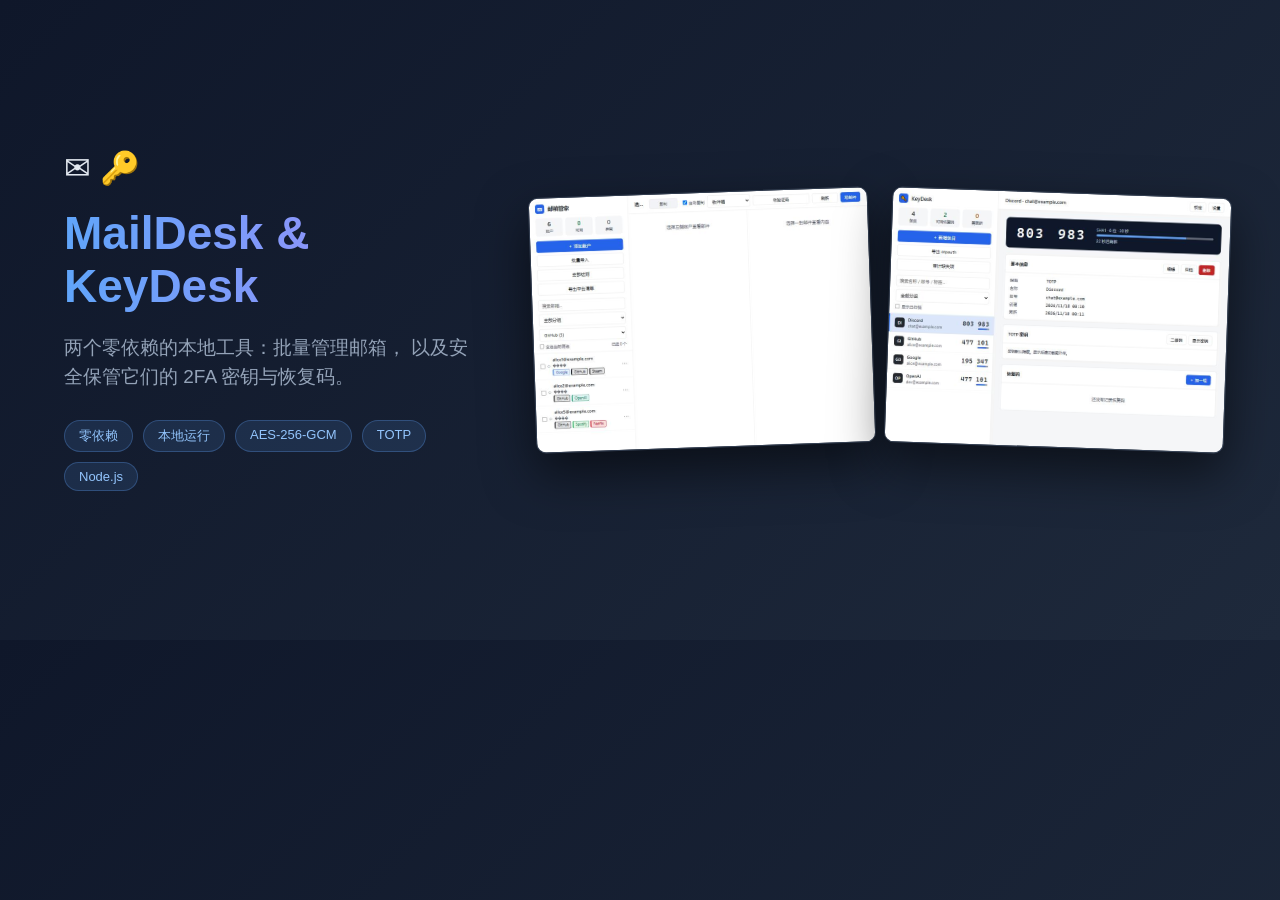
<file: docs/social-preview.html>
<!DOCTYPE html>
<html>
<head>
<meta charset="utf-8">
<style>
  * { margin: 0; padding: 0; box-sizing: border-box; }
  body {
    width: 1280px; height: 640px;
    background: linear-gradient(135deg, #0f172a 0%, #1e293b 100%);
    font-family: -apple-system, "Segoe UI", "Microsoft YaHei", sans-serif;
    color: #e2e8f0;
    display: flex; align-items: center; gap: 48px;
    padding: 0 64px;
    overflow: hidden;
  }
  .left { flex: 0 0 420px; }
  .logo { font-size: 32px; margin-bottom: 20px; }
  h1 {
    font-size: 46px; font-weight: 700; line-height: 1.15;
    background: linear-gradient(90deg, #60a5fa, #a78bfa);
    -webkit-background-clip: text; -webkit-text-fill-color: transparent;
    margin-bottom: 20px;
  }
  .sub { font-size: 19px; line-height: 1.55; color: #94a3b8; margin-bottom: 28px; }
  .tags { display: flex; flex-wrap: wrap; gap: 10px; }
  .tag {
    font-size: 13px; padding: 6px 14px; border-radius: 999px;
    background: rgba(96,165,250,.13); color: #93c5fd;
    border: 1px solid rgba(96,165,250,.28);
  }
  .right { flex: 1; display: flex; gap: 16px; align-items: center; justify-content: center; }
  .shot {
    border-radius: 10px; overflow: hidden;
    box-shadow: 0 20px 50px rgba(0,0,0,.55);
    border: 1px solid rgba(148,163,184,.22);
  }
  .shot img { display: block; width: 100%; }
  .s1 { width: 340px; transform: rotate(-2deg); }
  .s2 { width: 340px; transform: rotate(2deg); }
</style>
</head>
<body>
  <div class="left">
    <div class="logo">✉ 🔑</div>
    <h1>MailDesk &amp; KeyDesk</h1>
    <p class="sub">
      两个零依赖的本地工具：批量管理邮箱，
      以及安全保管它们的 2FA 密钥与恢复码。
    </p>
    <div class="tags">
      <span class="tag">零依赖</span>
      <span class="tag">本地运行</span>
      <span class="tag">AES-256-GCM</span>
      <span class="tag">TOTP</span>
      <span class="tag">Node.js</span>
    </div>
  </div>
  <div class="right">
    <div class="shot s1"><img src="images/maildesk.jpg" alt=""></div>
    <div class="shot s2"><img src="images/keydesk.jpg" alt=""></div>
  </div>
</body>
</html>
</file>
